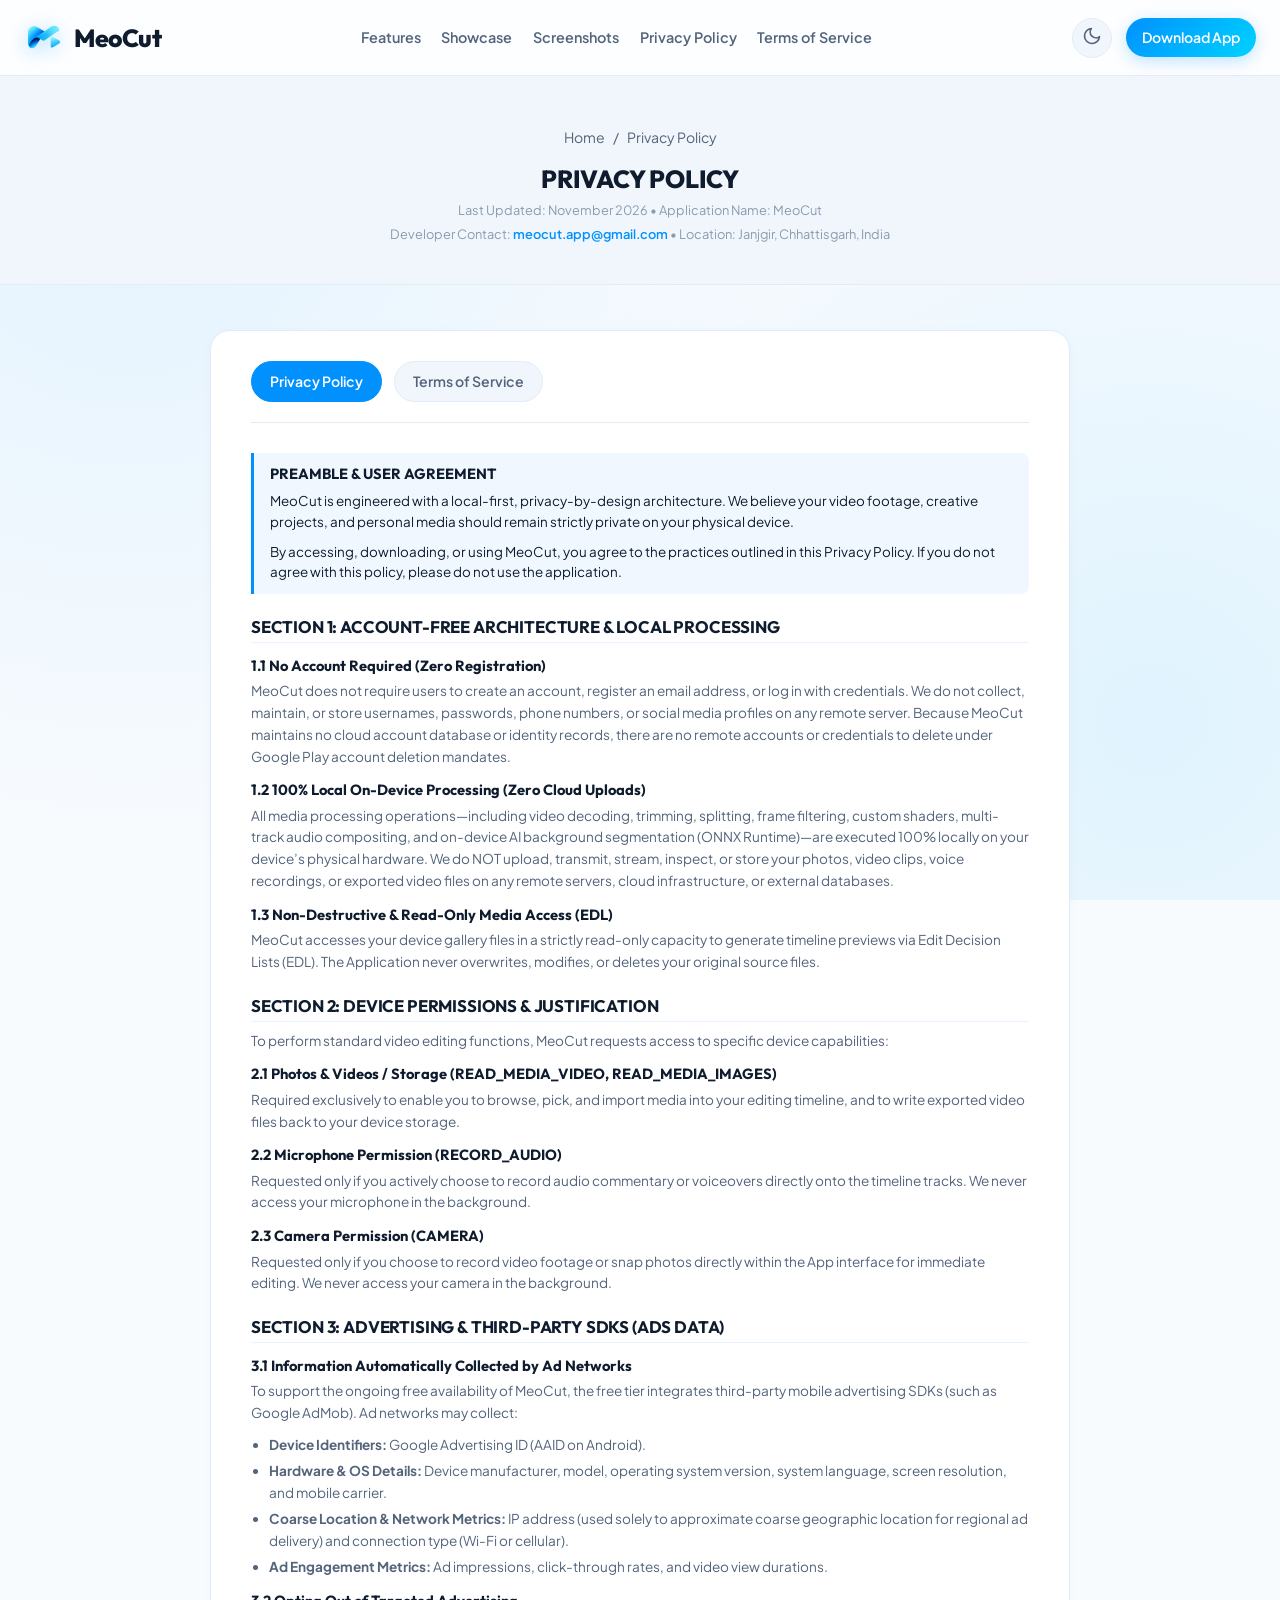
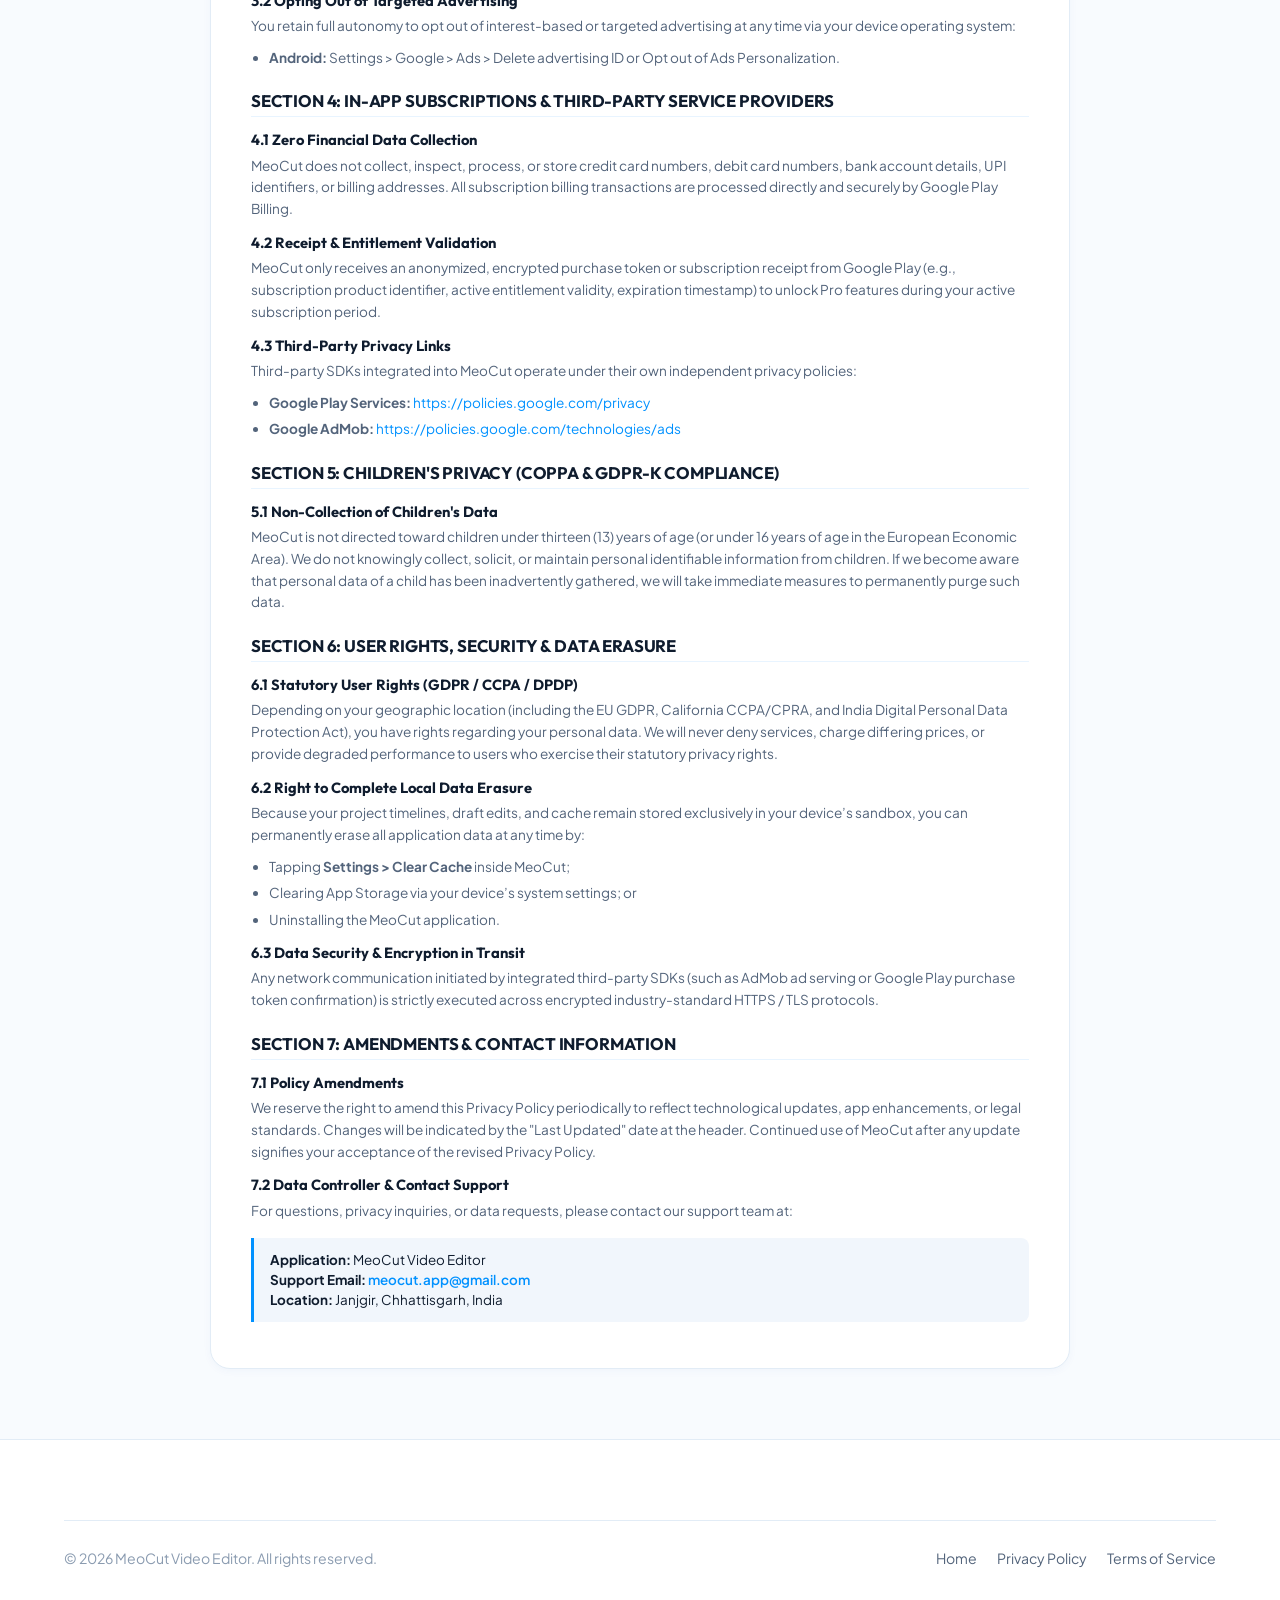
<file: privacy-policy.html>
<!DOCTYPE html>
<html lang="en">
<head>
  <meta charset="UTF-8">
  <meta name="viewport" content="width=device-width, initial-scale=1.0">
  <title>Privacy Policy — MeoCut Video Editor</title>
  <meta name="description" content="Official Privacy Policy for MeoCut Video Editor. Local-first, privacy-by-design video editing application.">
  <link rel="icon" type="image/png" href="assets/images/logo.png">
  <link rel="stylesheet" href="assets/css/style.css">
</head>
<body>

  <!-- Site Header -->
  <header class="site-header">
    <div class="container nav-container">
      <a href="index.html" class="brand-logo" aria-label="MeoCut Home">
        <img src="assets/images/logo.png" alt="MeoCut Logo">
        <span>MeoCut</span>
      </a>

      <nav class="nav-links" id="navLinks">
        <a href="index.html#features" class="nav-link">Features</a>
        <a href="index.html#showcase" class="nav-link">Showcase</a>
        <a href="index.html#gallery" class="nav-link">Screenshots</a>
        <a href="privacy.html" class="nav-link active">Privacy Policy</a>
        <a href="terms.html" class="nav-link">Terms of Service</a>
      </nav>

      <div class="nav-actions">
        <button class="theme-toggle-btn" id="themeToggleBtn" aria-label="Toggle Theme" title="Toggle Light / Dark Mode">
          <span id="themeIcon">
            <svg xmlns="http://www.w3.org/2000/svg" viewBox="0 0 24 24" fill="none" stroke="currentColor" stroke-width="2" stroke-linecap="round" stroke-linejoin="round"><path d="M21 12.79A9 9 0 1 1 11.21 3 7 7 0 0 0 21 12.79z"></path></svg>
          </span>
        </button>

        <a href="index.html#download" class="btn btn-primary btn-sm">
          <span>Download App</span>
        </a>

        <button class="mobile-menu-btn" id="mobileMenuBtn" aria-label="Toggle Menu">
          <svg xmlns="http://www.w3.org/2000/svg" viewBox="0 0 24 24" fill="none" stroke="currentColor" stroke-width="2" stroke-linecap="round" stroke-linejoin="round"><line x1="3" y1="12" x2="21" y2="12"></line><line x1="3" y1="6" x2="21" y2="6"></line><line x1="3" y1="18" x2="21" y2="18"></line></svg>
        </button>
      </div>
    </div>
  </header>

  <!-- Page Header -->
  <section class="legal-page-header">
    <div class="container">
      <div class="breadcrumbs">
        <a href="index.html">Home</a>
        <span>/</span>
        <span>Privacy Policy</span>
      </div>
      <h1 class="legal-page-title">PRIVACY POLICY</h1>
      <p class="legal-meta">Last Updated: November 2026 • Application Name: MeoCut</p>
      <p class="legal-meta" style="margin-top: 4px;">Developer Contact: <a href="mailto:meocut.app@gmail.com" style="color:var(--primary); font-weight:600;">meocut.app@gmail.com</a> • Location: Janjgir, Chhattisgarh, India</p>
    </div>
  </section>

  <!-- Legal Content Section -->
  <section class="legal-content-section">
    <div class="container legal-container">
      <div class="legal-nav-pill-row">
        <a href="privacy-policy.html" class="legal-nav-pill active">Privacy Policy</a>
        <a href="terms-of-service.html" class="legal-nav-pill">Terms of Service</a>
      </div>

      <div class="legal-body">
        <!-- Preamble -->
        <div class="legal-notice-box">
          <h3 style="margin-top:0; margin-bottom:8px; color:var(--text-main);">PREAMBLE &amp; USER AGREEMENT</h3>
          <p>
            MeoCut is engineered with a local-first, privacy-by-design architecture. We believe your video footage, creative projects, and personal media should remain strictly private on your physical device.
          </p>
          <p style="margin-top:10px; margin-bottom:0;">
            By accessing, downloading, or using MeoCut, you agree to the practices outlined in this Privacy Policy. If you do not agree with this policy, please do not use the application.
          </p>
        </div>

        <!-- Section 1 -->
        <h2 id="data-safety">SECTION 1: ACCOUNT-FREE ARCHITECTURE &amp; LOCAL PROCESSING</h2>
        
        <h3>1.1 No Account Required (Zero Registration)</h3>
        <p>
          MeoCut does not require users to create an account, register an email address, or log in with credentials. We do not collect, maintain, or store usernames, passwords, phone numbers, or social media profiles on any remote server. Because MeoCut maintains no cloud account database or identity records, there are no remote accounts or credentials to delete under Google Play account deletion mandates.
        </p>

        <h3>1.2 100% Local On-Device Processing (Zero Cloud Uploads)</h3>
        <p>
          All media processing operations—including video decoding, trimming, splitting, frame filtering, custom shaders, multi-track audio compositing, and on-device AI background segmentation (ONNX Runtime)—are executed 100% locally on your device’s physical hardware. We do NOT upload, transmit, stream, inspect, or store your photos, video clips, voice recordings, or exported video files on any remote servers, cloud infrastructure, or external databases.
        </p>

        <h3>1.3 Non-Destructive &amp; Read-Only Media Access (EDL)</h3>
        <p>
          MeoCut accesses your device gallery files in a strictly read-only capacity to generate timeline previews via Edit Decision Lists (EDL). The Application never overwrites, modifies, or deletes your original source files.
        </p>

        <!-- Section 2 -->
        <h2 id="permissions">SECTION 2: DEVICE PERMISSIONS &amp; JUSTIFICATION</h2>
        <p>
          To perform standard video editing functions, MeoCut requests access to specific device capabilities:
        </p>

        <h3>2.1 Photos &amp; Videos / Storage (READ_MEDIA_VIDEO, READ_MEDIA_IMAGES)</h3>
        <p>
          Required exclusively to enable you to browse, pick, and import media into your editing timeline, and to write exported video files back to your device storage.
        </p>

        <h3>2.2 Microphone Permission (RECORD_AUDIO)</h3>
        <p>
          Requested only if you actively choose to record audio commentary or voiceovers directly onto the timeline tracks. We never access your microphone in the background.
        </p>

        <h3>2.3 Camera Permission (CAMERA)</h3>
        <p>
          Requested only if you choose to record video footage or snap photos directly within the App interface for immediate editing. We never access your camera in the background.
        </p>

        <!-- Section 3 -->
        <h2>SECTION 3: ADVERTISING &amp; THIRD-PARTY SDKS (ADS DATA)</h2>

        <h3>3.1 Information Automatically Collected by Ad Networks</h3>
        <p>
          To support the ongoing free availability of MeoCut, the free tier integrates third-party mobile advertising SDKs (such as Google AdMob). Ad networks may collect:
        </p>
        <ul>
          <li><strong>Device Identifiers:</strong> Google Advertising ID (AAID on Android).</li>
          <li><strong>Hardware &amp; OS Details:</strong> Device manufacturer, model, operating system version, system language, screen resolution, and mobile carrier.</li>
          <li><strong>Coarse Location &amp; Network Metrics:</strong> IP address (used solely to approximate coarse geographic location for regional ad delivery) and connection type (Wi-Fi or cellular).</li>
          <li><strong>Ad Engagement Metrics:</strong> Ad impressions, click-through rates, and video view durations.</li>
        </ul>

        <h3>3.2 Opting Out of Targeted Advertising</h3>
        <p>
          You retain full autonomy to opt out of interest-based or targeted advertising at any time via your device operating system:
        </p>
        <ul>
          <li><strong>Android:</strong> Settings &gt; Google &gt; Ads &gt; Delete advertising ID or Opt out of Ads Personalization.</li>
        </ul>

        <!-- Section 4 -->
        <h2>SECTION 4: IN-APP SUBSCRIPTIONS &amp; THIRD-PARTY SERVICE PROVIDERS</h2>

        <h3>4.1 Zero Financial Data Collection</h3>
        <p>
          MeoCut does not collect, inspect, process, or store credit card numbers, debit card numbers, bank account details, UPI identifiers, or billing addresses. All subscription billing transactions are processed directly and securely by Google Play Billing.
        </p>

        <h3>4.2 Receipt &amp; Entitlement Validation</h3>
        <p>
          MeoCut only receives an anonymized, encrypted purchase token or subscription receipt from Google Play (e.g., subscription product identifier, active entitlement validity, expiration timestamp) to unlock Pro features during your active subscription period.
        </p>

        <h3>4.3 Third-Party Privacy Links</h3>
        <p>
          Third-party SDKs integrated into MeoCut operate under their own independent privacy policies:
        </p>
        <ul>
          <li><strong>Google Play Services:</strong> <a href="https://policies.google.com/privacy" target="_blank" rel="noopener noreferrer" style="color:var(--primary); word-break:break-all;">https://policies.google.com/privacy</a></li>
          <li><strong>Google AdMob:</strong> <a href="https://policies.google.com/technologies/ads" target="_blank" rel="noopener noreferrer" style="color:var(--primary); word-break:break-all;">https://policies.google.com/technologies/ads</a></li>
        </ul>

        <!-- Section 5 -->
        <h2>SECTION 5: CHILDREN'S PRIVACY (COPPA &amp; GDPR-K COMPLIANCE)</h2>

        <h3>5.1 Non-Collection of Children's Data</h3>
        <p>
          MeoCut is not directed toward children under thirteen (13) years of age (or under 16 years of age in the European Economic Area). We do not knowingly collect, solicit, or maintain personal identifiable information from children. If we become aware that personal data of a child has been inadvertently gathered, we will take immediate measures to permanently purge such data.
        </p>

        <!-- Section 6 -->
        <h2>SECTION 6: USER RIGHTS, SECURITY &amp; DATA ERASURE</h2>

        <h3>6.1 Statutory User Rights (GDPR / CCPA / DPDP)</h3>
        <p>
          Depending on your geographic location (including the EU GDPR, California CCPA/CPRA, and India Digital Personal Data Protection Act), you have rights regarding your personal data. We will never deny services, charge differing prices, or provide degraded performance to users who exercise their statutory privacy rights.
        </p>

        <h3>6.2 Right to Complete Local Data Erasure</h3>
        <p>
          Because your project timelines, draft edits, and cache remain stored exclusively in your device’s sandbox, you can permanently erase all application data at any time by:
        </p>
        <ol>
          <li>Tapping <strong>Settings &gt; Clear Cache</strong> inside MeoCut;</li>
          <li>Clearing App Storage via your device’s system settings; or</li>
          <li>Uninstalling the MeoCut application.</li>
        </ol>

        <h3>6.3 Data Security &amp; Encryption in Transit</h3>
        <p>
          Any network communication initiated by integrated third-party SDKs (such as AdMob ad serving or Google Play purchase token confirmation) is strictly executed across encrypted industry-standard HTTPS / TLS protocols.
        </p>

        <!-- Section 7 -->
        <h2>SECTION 7: AMENDMENTS &amp; CONTACT INFORMATION</h2>

        <h3>7.1 Policy Amendments</h3>
        <p>
          We reserve the right to amend this Privacy Policy periodically to reflect technological updates, app enhancements, or legal standards. Changes will be indicated by the "Last Updated" date at the header. Continued use of MeoCut after any update signifies your acceptance of the revised Privacy Policy.
        </p>

        <h3>7.2 Data Controller &amp; Contact Support</h3>
        <p>
          For questions, privacy inquiries, or data requests, please contact our support team at:
        </p>
        <div class="legal-notice-box" style="background:var(--bg-surface-alt); border-left-color:var(--primary);">
          <p><strong>Application:</strong> MeoCut Video Editor</p>
          <p><strong>Support Email:</strong> <a href="mailto:meocut.app@gmail.com" style="color:var(--primary); font-weight:600;">meocut.app@gmail.com</a></p>
          <p><strong>Location:</strong> Janjgir, Chhattisgarh, India</p>
        </div>
      </div>
    </div>
  </section>

  <!-- Footer -->
  <footer class="site-footer">
    <div class="container">
      <div class="footer-bottom">
        <div>© 2026 MeoCut Video Editor. All rights reserved.</div>
        <div class="footer-bottom-links">
          <a href="index.html">Home</a>
          <a href="privacy.html">Privacy Policy</a>
          <a href="terms.html">Terms of Service</a>
        </div>
      </div>
    </div>
  </footer>

  <script src="assets/js/main.js"></script>
</body>
</html>
</file>
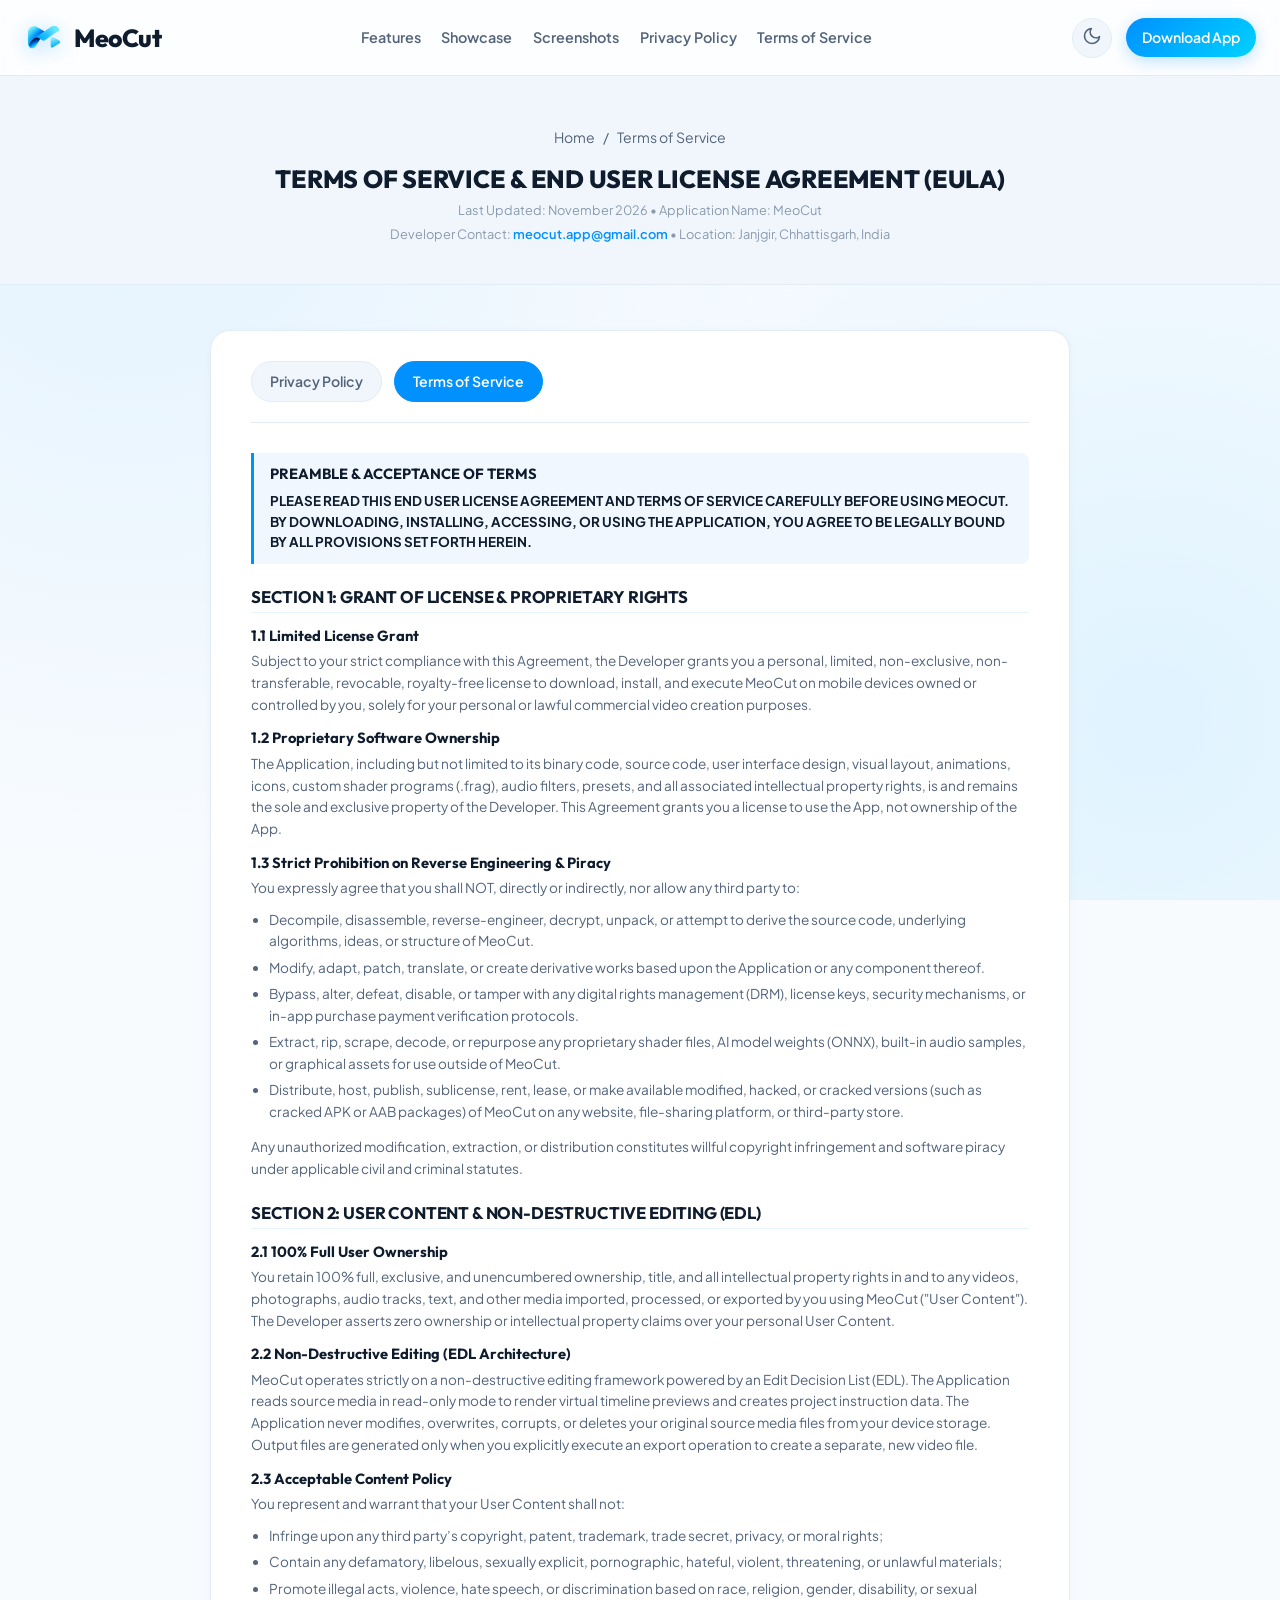
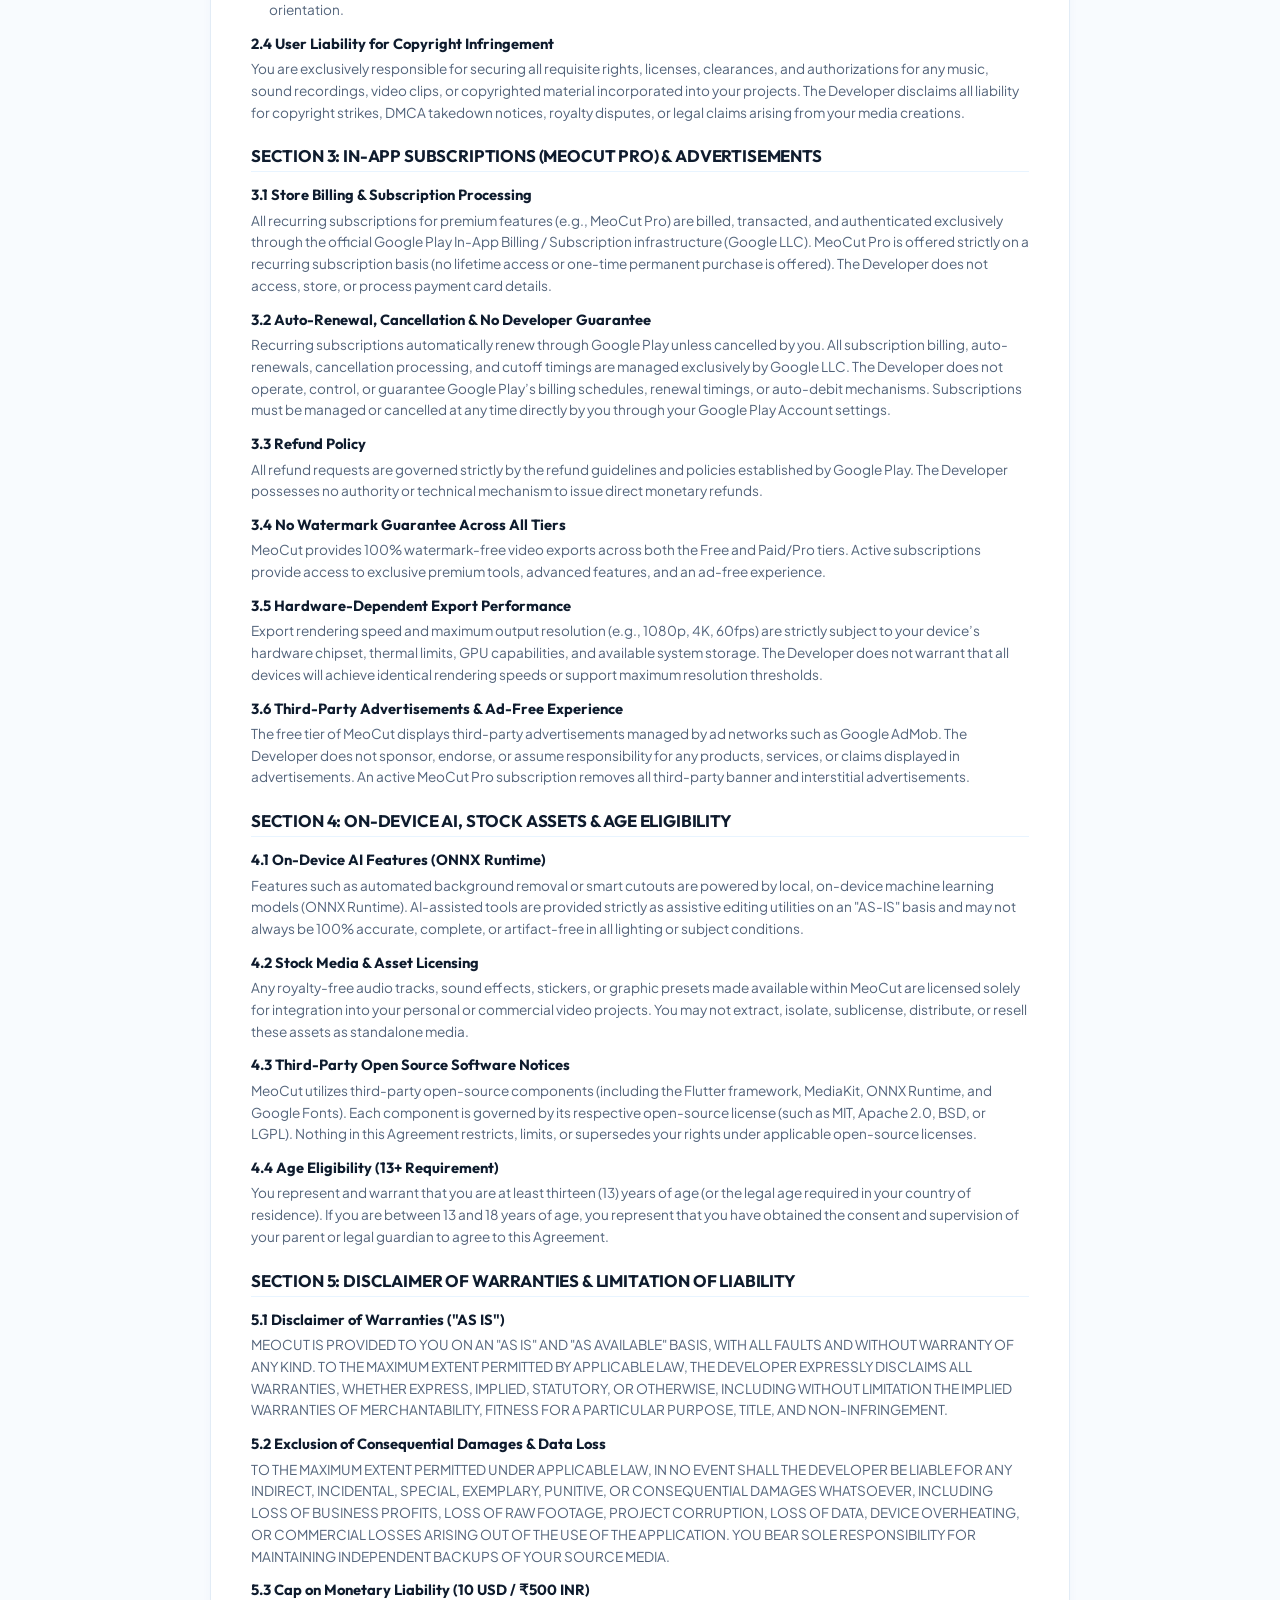
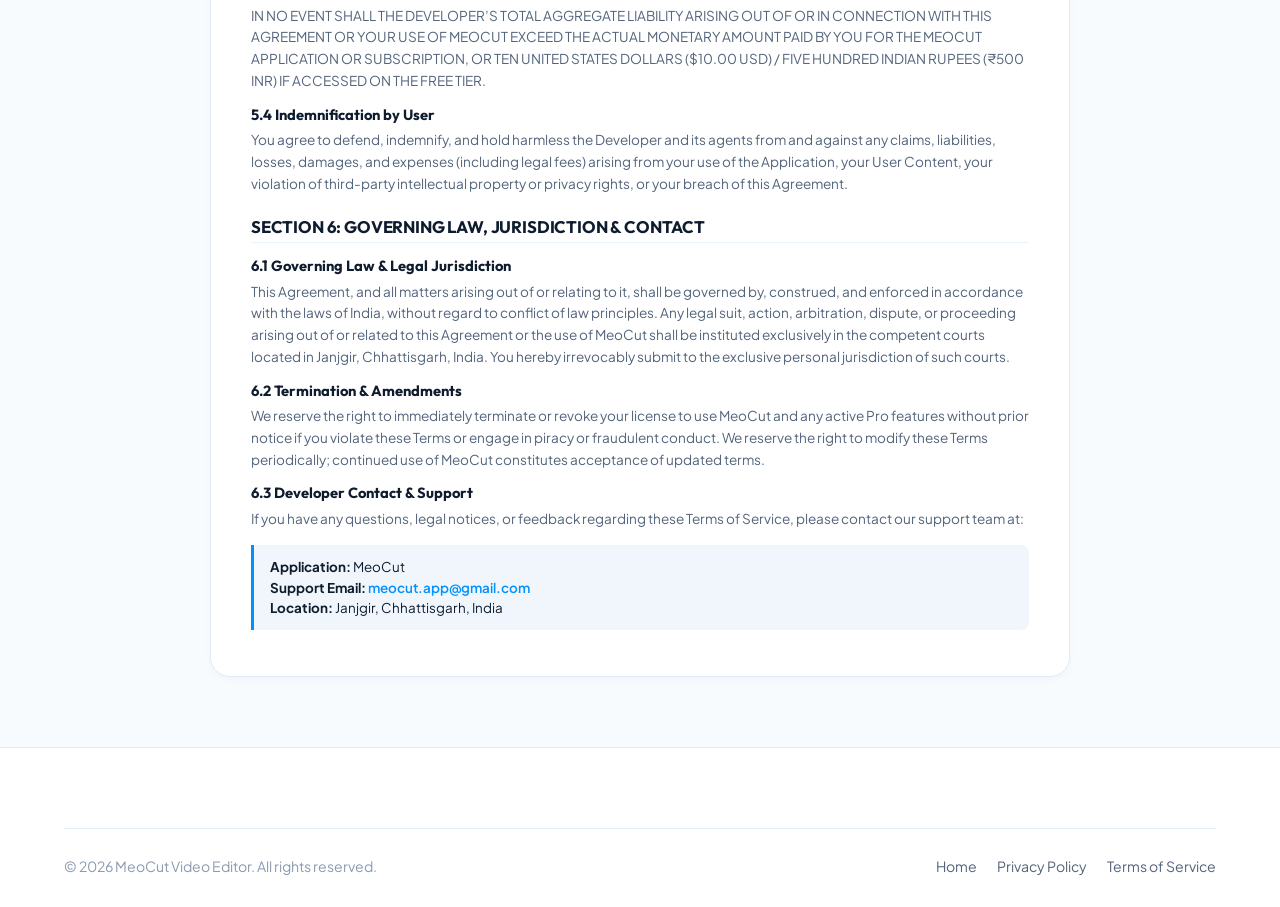
<file: terms-of-service.html>
<!DOCTYPE html>
<html lang="en">
<head>
  <meta charset="UTF-8">
  <meta name="viewport" content="width=device-width, initial-scale=1.0">
  <title>Terms of Service &amp; End User License Agreement (EULA) — MeoCut Video Editor</title>
  <meta name="description" content="Official Terms of Service and End User License Agreement (EULA) for MeoCut Video Editor.">
  <link rel="icon" type="image/png" href="assets/images/logo.png">
  <link rel="stylesheet" href="assets/css/style.css">
</head>
<body>

  <!-- Site Header -->
  <header class="site-header">
    <div class="container nav-container">
      <a href="index.html" class="brand-logo" aria-label="MeoCut Home">
        <img src="assets/images/logo.png" alt="MeoCut Logo">
        <span>MeoCut</span>
      </a>

      <nav class="nav-links" id="navLinks">
        <a href="index.html#features" class="nav-link">Features</a>
        <a href="index.html#showcase" class="nav-link">Showcase</a>
        <a href="index.html#gallery" class="nav-link">Screenshots</a>
        <a href="privacy.html" class="nav-link">Privacy Policy</a>
        <a href="terms.html" class="nav-link active">Terms of Service</a>
      </nav>

      <div class="nav-actions">
        <button class="theme-toggle-btn" id="themeToggleBtn" aria-label="Toggle Theme" title="Toggle Light / Dark Mode">
          <span id="themeIcon">
            <svg xmlns="http://www.w3.org/2000/svg" viewBox="0 0 24 24" fill="none" stroke="currentColor" stroke-width="2" stroke-linecap="round" stroke-linejoin="round"><path d="M21 12.79A9 9 0 1 1 11.21 3 7 7 0 0 0 21 12.79z"></path></svg>
          </span>
        </button>

        <a href="index.html#download" class="btn btn-primary btn-sm">
          <span>Download App</span>
        </a>

        <button class="mobile-menu-btn" id="mobileMenuBtn" aria-label="Toggle Menu">
          <svg xmlns="http://www.w3.org/2000/svg" viewBox="0 0 24 24" fill="none" stroke="currentColor" stroke-width="2" stroke-linecap="round" stroke-linejoin="round"><line x1="3" y1="12" x2="21" y2="12"></line><line x1="3" y1="6" x2="21" y2="6"></line><line x1="3" y1="18" x2="21" y2="18"></line></svg>
        </button>
      </div>
    </div>
  </header>

  <!-- Page Header -->
  <section class="legal-page-header">
    <div class="container">
      <div class="breadcrumbs">
        <a href="index.html">Home</a>
        <span>/</span>
        <span>Terms of Service</span>
      </div>
      <h1 class="legal-page-title">TERMS OF SERVICE &amp; END USER LICENSE AGREEMENT (EULA)</h1>
      <p class="legal-meta">Last Updated: November 2026 • Application Name: MeoCut</p>
      <p class="legal-meta" style="margin-top: 4px;">Developer Contact: <a href="mailto:meocut.app@gmail.com" style="color:var(--primary); font-weight:600;">meocut.app@gmail.com</a> • Location: Janjgir, Chhattisgarh, India</p>
    </div>
  </section>

  <!-- Legal Content Section -->
  <section class="legal-content-section">
    <div class="container legal-container">
      <div class="legal-nav-pill-row">
        <a href="privacy.html" class="legal-nav-pill">Privacy Policy</a>
        <a href="terms.html" class="legal-nav-pill active">Terms of Service</a>
      </div>

      <div class="legal-body">
        <!-- Preamble -->
        <div class="legal-notice-box">
          <h3 style="margin-top:0; margin-bottom:8px; color:var(--text-main);">PREAMBLE &amp; ACCEPTANCE OF TERMS</h3>
          <p style="margin-bottom:0;">
            <strong>PLEASE READ THIS END USER LICENSE AGREEMENT AND TERMS OF SERVICE CAREFULLY BEFORE USING MEOCUT. BY DOWNLOADING, INSTALLING, ACCESSING, OR USING THE APPLICATION, YOU AGREE TO BE LEGALLY BOUND BY ALL PROVISIONS SET FORTH HEREIN.</strong>
          </p>
        </div>

        <!-- Section 1 -->
        <h2>SECTION 1: GRANT OF LICENSE &amp; PROPRIETARY RIGHTS</h2>

        <h3>1.1 Limited License Grant</h3>
        <p>
          Subject to your strict compliance with this Agreement, the Developer grants you a personal, limited, non-exclusive, non-transferable, revocable, royalty-free license to download, install, and execute MeoCut on mobile devices owned or controlled by you, solely for your personal or lawful commercial video creation purposes.
        </p>

        <h3>1.2 Proprietary Software Ownership</h3>
        <p>
          The Application, including but not limited to its binary code, source code, user interface design, visual layout, animations, icons, custom shader programs (.frag), audio filters, presets, and all associated intellectual property rights, is and remains the sole and exclusive property of the Developer. This Agreement grants you a license to use the App, not ownership of the App.
        </p>

        <h3>1.3 Strict Prohibition on Reverse Engineering &amp; Piracy</h3>
        <p>You expressly agree that you shall NOT, directly or indirectly, nor allow any third party to:</p>
        <ul>
          <li>Decompile, disassemble, reverse-engineer, decrypt, unpack, or attempt to derive the source code, underlying algorithms, ideas, or structure of MeoCut.</li>
          <li>Modify, adapt, patch, translate, or create derivative works based upon the Application or any component thereof.</li>
          <li>Bypass, alter, defeat, disable, or tamper with any digital rights management (DRM), license keys, security mechanisms, or in-app purchase payment verification protocols.</li>
          <li>Extract, rip, scrape, decode, or repurpose any proprietary shader files, AI model weights (ONNX), built-in audio samples, or graphical assets for use outside of MeoCut.</li>
          <li>Distribute, host, publish, sublicense, rent, lease, or make available modified, hacked, or cracked versions (such as cracked APK or AAB packages) of MeoCut on any website, file-sharing platform, or third-party store.</li>
        </ul>
        <p>
          Any unauthorized modification, extraction, or distribution constitutes willful copyright infringement and software piracy under applicable civil and criminal statutes.
        </p>

        <!-- Section 2 -->
        <h2 id="intellectual-property">SECTION 2: USER CONTENT &amp; NON-DESTRUCTIVE EDITING (EDL)</h2>

        <h3>2.1 100% Full User Ownership</h3>
        <p>
          You retain 100% full, exclusive, and unencumbered ownership, title, and all intellectual property rights in and to any videos, photographs, audio tracks, text, and other media imported, processed, or exported by you using MeoCut ("User Content"). The Developer asserts zero ownership or intellectual property claims over your personal User Content.
        </p>

        <h3>2.2 Non-Destructive Editing (EDL Architecture)</h3>
        <p>
          MeoCut operates strictly on a non-destructive editing framework powered by an Edit Decision List (EDL). The Application reads source media in read-only mode to render virtual timeline previews and creates project instruction data. The Application never modifies, overwrites, corrupts, or deletes your original source media files from your device storage. Output files are generated only when you explicitly execute an export operation to create a separate, new video file.
        </p>

        <h3>2.3 Acceptable Content Policy</h3>
        <p>You represent and warrant that your User Content shall not:</p>
        <ul>
          <li>Infringe upon any third party’s copyright, patent, trademark, trade secret, privacy, or moral rights;</li>
          <li>Contain any defamatory, libelous, sexually explicit, pornographic, hateful, violent, threatening, or unlawful materials;</li>
          <li>Promote illegal acts, violence, hate speech, or discrimination based on race, religion, gender, disability, or sexual orientation.</li>
        </ul>

        <h3>2.4 User Liability for Copyright Infringement</h3>
        <p>
          You are exclusively responsible for securing all requisite rights, licenses, clearances, and authorizations for any music, sound recordings, video clips, or copyrighted material incorporated into your projects. The Developer disclaims all liability for copyright strikes, DMCA takedown notices, royalty disputes, or legal claims arising from your media creations.
        </p>

        <!-- Section 3 -->
        <h2>SECTION 3: IN-APP SUBSCRIPTIONS (MEOCUT PRO) &amp; ADVERTISEMENTS</h2>

        <h3>3.1 Store Billing &amp; Subscription Processing</h3>
        <p>
          All recurring subscriptions for premium features (e.g., MeoCut Pro) are billed, transacted, and authenticated exclusively through the official Google Play In-App Billing / Subscription infrastructure (Google LLC). MeoCut Pro is offered strictly on a recurring subscription basis (no lifetime access or one-time permanent purchase is offered). The Developer does not access, store, or process payment card details.
        </p>

        <h3>3.2 Auto-Renewal, Cancellation &amp; No Developer Guarantee</h3>
        <p>
          Recurring subscriptions automatically renew through Google Play unless cancelled by you. All subscription billing, auto-renewals, cancellation processing, and cutoff timings are managed exclusively by Google LLC. The Developer does not operate, control, or guarantee Google Play’s billing schedules, renewal timings, or auto-debit mechanisms. Subscriptions must be managed or cancelled at any time directly by you through your Google Play Account settings.
        </p>

        <h3>3.3 Refund Policy</h3>
        <p>
          All refund requests are governed strictly by the refund guidelines and policies established by Google Play. The Developer possesses no authority or technical mechanism to issue direct monetary refunds.
        </p>

        <h3>3.4 No Watermark Guarantee Across All Tiers</h3>
        <p>
          MeoCut provides 100% watermark-free video exports across both the Free and Paid/Pro tiers. Active subscriptions provide access to exclusive premium tools, advanced features, and an ad-free experience.
        </p>

        <h3>3.5 Hardware-Dependent Export Performance</h3>
        <p>
          Export rendering speed and maximum output resolution (e.g., 1080p, 4K, 60fps) are strictly subject to your device’s hardware chipset, thermal limits, GPU capabilities, and available system storage. The Developer does not warrant that all devices will achieve identical rendering speeds or support maximum resolution thresholds.
        </p>

        <h3>3.6 Third-Party Advertisements &amp; Ad-Free Experience</h3>
        <p>
          The free tier of MeoCut displays third-party advertisements managed by ad networks such as Google AdMob. The Developer does not sponsor, endorse, or assume responsibility for any products, services, or claims displayed in advertisements. An active MeoCut Pro subscription removes all third-party banner and interstitial advertisements.
        </p>

        <!-- Section 4 -->
        <h2>SECTION 4: ON-DEVICE AI, STOCK ASSETS &amp; AGE ELIGIBILITY</h2>

        <h3>4.1 On-Device AI Features (ONNX Runtime)</h3>
        <p>
          Features such as automated background removal or smart cutouts are powered by local, on-device machine learning models (ONNX Runtime). AI-assisted tools are provided strictly as assistive editing utilities on an "AS-IS" basis and may not always be 100% accurate, complete, or artifact-free in all lighting or subject conditions.
        </p>

        <h3>4.2 Stock Media &amp; Asset Licensing</h3>
        <p>
          Any royalty-free audio tracks, sound effects, stickers, or graphic presets made available within MeoCut are licensed solely for integration into your personal or commercial video projects. You may not extract, isolate, sublicense, distribute, or resell these assets as standalone media.
        </p>

        <h3>4.3 Third-Party Open Source Software Notices</h3>
        <p>
          MeoCut utilizes third-party open-source components (including the Flutter framework, MediaKit, ONNX Runtime, and Google Fonts). Each component is governed by its respective open-source license (such as MIT, Apache 2.0, BSD, or LGPL). Nothing in this Agreement restricts, limits, or supersedes your rights under applicable open-source licenses.
        </p>

        <h3>4.4 Age Eligibility (13+ Requirement)</h3>
        <p>
          You represent and warrant that you are at least thirteen (13) years of age (or the legal age required in your country of residence). If you are between 13 and 18 years of age, you represent that you have obtained the consent and supervision of your parent or legal guardian to agree to this Agreement.
        </p>

        <!-- Section 5 -->
        <h2>SECTION 5: DISCLAIMER OF WARRANTIES &amp; LIMITATION OF LIABILITY</h2>

        <h3>5.1 Disclaimer of Warranties ("AS IS")</h3>
        <p>
          MEOCUT IS PROVIDED TO YOU ON AN "AS IS" AND "AS AVAILABLE" BASIS, WITH ALL FAULTS AND WITHOUT WARRANTY OF ANY KIND. TO THE MAXIMUM EXTENT PERMITTED BY APPLICABLE LAW, THE DEVELOPER EXPRESSLY DISCLAIMS ALL WARRANTIES, WHETHER EXPRESS, IMPLIED, STATUTORY, OR OTHERWISE, INCLUDING WITHOUT LIMITATION THE IMPLIED WARRANTIES OF MERCHANTABILITY, FITNESS FOR A PARTICULAR PURPOSE, TITLE, AND NON-INFRINGEMENT.
        </p>

        <h3>5.2 Exclusion of Consequential Damages &amp; Data Loss</h3>
        <p>
          TO THE MAXIMUM EXTENT PERMITTED UNDER APPLICABLE LAW, IN NO EVENT SHALL THE DEVELOPER BE LIABLE FOR ANY INDIRECT, INCIDENTAL, SPECIAL, EXEMPLARY, PUNITIVE, OR CONSEQUENTIAL DAMAGES WHATSOEVER, INCLUDING LOSS OF BUSINESS PROFITS, LOSS OF RAW FOOTAGE, PROJECT CORRUPTION, LOSS OF DATA, DEVICE OVERHEATING, OR COMMERCIAL LOSSES ARISING OUT OF THE USE OF THE APPLICATION. YOU BEAR SOLE RESPONSIBILITY FOR MAINTAINING INDEPENDENT BACKUPS OF YOUR SOURCE MEDIA.
        </p>

        <h3>5.3 Cap on Monetary Liability (10 USD / ₹500 INR)</h3>
        <p>
          IN NO EVENT SHALL THE DEVELOPER’S TOTAL AGGREGATE LIABILITY ARISING OUT OF OR IN CONNECTION WITH THIS AGREEMENT OR YOUR USE OF MEOCUT EXCEED THE ACTUAL MONETARY AMOUNT PAID BY YOU FOR THE MEOCUT APPLICATION OR SUBSCRIPTION, OR TEN UNITED STATES DOLLARS ($10.00 USD) / FIVE HUNDRED INDIAN RUPEES (₹500 INR) IF ACCESSED ON THE FREE TIER.
        </p>

        <h3>5.4 Indemnification by User</h3>
        <p>
          You agree to defend, indemnify, and hold harmless the Developer and its agents from and against any claims, liabilities, losses, damages, and expenses (including legal fees) arising from your use of the Application, your User Content, your violation of third-party intellectual property or privacy rights, or your breach of this Agreement.
        </p>

        <!-- Section 6 -->
        <h2>SECTION 6: GOVERNING LAW, JURISDICTION &amp; CONTACT</h2>

        <h3>6.1 Governing Law &amp; Legal Jurisdiction</h3>
        <p>
          This Agreement, and all matters arising out of or relating to it, shall be governed by, construed, and enforced in accordance with the laws of India, without regard to conflict of law principles. Any legal suit, action, arbitration, dispute, or proceeding arising out of or related to this Agreement or the use of MeoCut shall be instituted exclusively in the competent courts located in Janjgir, Chhattisgarh, India. You hereby irrevocably submit to the exclusive personal jurisdiction of such courts.
        </p>

        <h3>6.2 Termination &amp; Amendments</h3>
        <p>
          We reserve the right to immediately terminate or revoke your license to use MeoCut and any active Pro features without prior notice if you violate these Terms or engage in piracy or fraudulent conduct. We reserve the right to modify these Terms periodically; continued use of MeoCut constitutes acceptance of updated terms.
        </p>

        <h3>6.3 Developer Contact &amp; Support</h3>
        <p>
          If you have any questions, legal notices, or feedback regarding these Terms of Service, please contact our support team at:
        </p>
        <div class="legal-notice-box" style="background:var(--bg-surface-alt); border-left-color:var(--primary);">
          <p><strong>Application:</strong> MeoCut</p>
          <p><strong>Support Email:</strong> <a href="mailto:meocut.app@gmail.com" style="color:var(--primary); font-weight:600;">meocut.app@gmail.com</a></p>
          <p><strong>Location:</strong> Janjgir, Chhattisgarh, India</p>
        </div>
      </div>
    </div>
  </section>

  <!-- Footer -->
  <footer class="site-footer">
    <div class="container">
      <div class="footer-bottom">
        <div>© 2026 MeoCut Video Editor. All rights reserved.</div>
        <div class="footer-bottom-links">
          <a href="index.html">Home</a>
          <a href="privacy.html">Privacy Policy</a>
          <a href="terms.html">Terms of Service</a>
        </div>
      </div>
    </div>
  </footer>

  <script src="assets/js/main.js"></script>
</body>
</html>
</file>
<file: assets/css/style.css>
/* ===================================================================
   MeoCut Video Editor - Official Website Stylesheet
   Clean, Modern, Sky Blue & Glassmorphism Aesthetic
   =================================================================== */

@import url('https://fonts.googleapis.com/css2?family=Plus+Jakarta+Sans:wght@300;400;500;600;700;800&family=Outfit:wght@400;500;600;700;800;900&display=swap');

:root {
  /* Brand Color Palette - Derived from MeoCut Logo & App UI */
  --primary: #0091ff;
  --primary-hover: #0077e6;
  --primary-light: #e8f4ff;
  --primary-tint: #f0f7ff;
  --primary-glow: rgba(0, 145, 255, 0.25);
  
  --secondary: #00d2ff;
  --accent: #2dd4bf;
  
  --gradient-brand: linear-gradient(135deg, #0091ff 0%, #00d2ff 100%);
  --gradient-text: linear-gradient(135deg, #0070f3 0%, #00c6ff 100%);
  --gradient-card: linear-gradient(180deg, rgba(255, 255, 255, 0.9) 0%, rgba(240, 248, 255, 0.6) 100%);
  --gradient-bg: radial-gradient(circle at 10% 20%, rgba(214, 238, 255, 0.6) 0%, rgba(255, 255, 255, 0) 50%),
                    radial-gradient(circle at 90% 80%, rgba(199, 235, 255, 0.5) 0%, rgba(255, 255, 255, 0) 50%);

  /* Neutrals & Surfaces - Light Mode (Default) */
  --bg-main: #f8fbfe;
  --bg-surface: #ffffff;
  --bg-surface-alt: #f1f6fc;
  --border-color: #e2ecf6;
  --border-focus: #0091ff;
  
  --text-main: #0f1c2e;
  --text-muted: #53647b;
  --text-light: #8a9bb0;
  
  --shadow-sm: 0 2px 8px rgba(0, 80, 180, 0.04);
  --shadow-md: 0 8px 24px rgba(0, 80, 180, 0.08);
  --shadow-lg: 0 16px 40px rgba(0, 80, 180, 0.12);
  --shadow-glow: 0 12px 32px rgba(0, 145, 255, 0.28);
  
  --radius-sm: 8px;
  --radius-md: 14px;
  --radius-lg: 20px;
  --radius-xl: 30px;
  --radius-full: 9999px;
  
  --header-height: 76px;
  --transition: all 0.28s cubic-bezier(0.16, 1, 0.3, 1);
}

/* Dark Mode (Matching MeoCut App Dark Mode Toggle) */
[data-theme="dark"] {
  --primary: #29a0ff;
  --primary-hover: #52b1ff;
  --primary-light: rgba(41, 160, 255, 0.14);
  --primary-tint: rgba(41, 160, 255, 0.08);
  --primary-glow: rgba(41, 160, 255, 0.35);

  --gradient-brand: linear-gradient(135deg, #0080ff 0%, #00c6ff 100%);
  --gradient-text: linear-gradient(135deg, #38bdf8 0%, #93c5fd 100%);
  --gradient-card: linear-gradient(180deg, rgba(23, 33, 49, 0.85) 0%, rgba(15, 23, 37, 0.95) 100%);
  --gradient-bg: radial-gradient(circle at 10% 20%, rgba(0, 145, 255, 0.12) 0%, rgba(10, 16, 26, 0) 50%),
                    radial-gradient(circle at 90% 80%, rgba(0, 210, 255, 0.1) 0%, rgba(10, 16, 26, 0) 50%);

  --bg-main: #0b111a;
  --bg-surface: #131c29;
  --bg-surface-alt: #1a2536;
  --border-color: #223247;
  --border-focus: #29a0ff;

  --text-main: #f0f6fc;
  --text-muted: #9bb0c7;
  --text-light: #627791;

  --shadow-sm: 0 2px 8px rgba(0, 0, 0, 0.3);
  --shadow-md: 0 8px 24px rgba(0, 0, 0, 0.45);
  --shadow-lg: 0 16px 40px rgba(0, 0, 0, 0.6);
  --shadow-glow: 0 12px 32px rgba(41, 160, 255, 0.35);
}

/* Base Resets */
*, *::before, *::after {
  box-sizing: border-box;
  margin: 0;
  padding: 0;
}

html {
  scroll-behavior: smooth;
  font-size: 16px;
}

body {
  font-family: 'Plus Jakarta Sans', -apple-system, BlinkMacSystemFont, 'Segoe UI', Roboto, sans-serif;
  background-color: var(--bg-main);
  background-image: var(--gradient-bg);
  background-attachment: fixed;
  color: var(--text-main);
  line-height: 1.6;
  overflow-x: hidden;
  transition: background-color 0.3s ease, color 0.3s ease;
}

h1, h2, h3, h4, h5, h6 {
  font-family: 'Outfit', sans-serif;
  color: var(--text-main);
  line-height: 1.25;
  font-weight: 700;
}

a {
  color: inherit;
  text-decoration: none;
  transition: var(--transition);
}

ul {
  list-style: none;
}

img {
  max-width: 100%;
  height: auto;
  display: block;
}

button {
  font-family: inherit;
  cursor: pointer;
  border: none;
  background: none;
  outline: none;
}

.container {
  max-width: 1200px;
  margin: 0 auto;
  padding: 0 24px;
}

.gradient-text {
  background: var(--gradient-text);
  -webkit-background-clip: text;
  -webkit-text-fill-color: transparent;
  display: inline-block;
}

/* ===================================================================
   Header & Navigation
   =================================================================== */
.site-header {
  position: fixed;
  top: 0;
  left: 0;
  right: 0;
  height: var(--header-height);
  background: rgba(255, 255, 255, 0.82);
  backdrop-filter: blur(14px);
  -webkit-backdrop-filter: blur(14px);
  border-bottom: 1px solid var(--border-color);
  z-index: 1000;
  transition: var(--transition);
}

[data-theme="dark"] .site-header {
  background: rgba(19, 28, 41, 0.85);
}

.site-header.scrolled {
  box-shadow: var(--shadow-sm);
  height: 68px;
}

.site-header .container {
  max-width: 1420px;
}

.nav-container {
  display: flex;
  align-items: center;
  justify-content: space-between;
  height: 100%;
  width: 100%;
}

.brand-logo {
  display: flex;
  align-items: center;
  gap: 12px;
  font-family: 'Outfit', sans-serif;
  font-size: 1.55rem;
  font-weight: 800;
  letter-spacing: -0.02em;
  color: var(--text-main);
  flex-shrink: 0;
}

.brand-logo img {
  width: 38px;
  height: 38px;
  object-fit: contain;
  filter: drop-shadow(0 4px 10px rgba(0, 145, 255, 0.3));
}

.brand-badge {
  font-size: 0.65rem;
  font-weight: 700;
  background: var(--primary-light);
  color: var(--primary);
  padding: 2px 8px;
  border-radius: var(--radius-full);
  margin-left: 2px;
  letter-spacing: 0.04em;
  text-transform: uppercase;
  border: 1px solid rgba(0, 145, 255, 0.2);
}

.nav-links {
  display: flex;
  align-items: center;
  gap: clamp(10px, 1.3vw, 20px);
}

.nav-link {
  font-size: 0.90rem;
  font-weight: 600;
  color: var(--text-muted);
  position: relative;
  padding: 6px 2px;
  white-space: nowrap;
}

.nav-link:hover,
.nav-link.active {
  color: var(--primary);
}

.nav-link::after {
  content: '';
  position: absolute;
  bottom: 0;
  left: 0;
  width: 0;
  height: 2px;
  background: var(--primary);
  border-radius: 2px;
  transition: var(--transition);
}

.nav-link:hover::after,
.nav-link.active::after {
  width: 100%;
}

.nav-actions {
  display: flex;
  align-items: center;
  gap: 14px;
}

/* Theme Toggle Button */
.theme-toggle-btn {
  width: 40px;
  height: 40px;
  border-radius: var(--radius-full);
  background: var(--bg-surface-alt);
  border: 1px solid var(--border-color);
  color: var(--text-muted);
  display: flex;
  align-items: center;
  justify-content: center;
  transition: var(--transition);
}

.theme-toggle-btn:hover {
  color: var(--primary);
  border-color: var(--primary);
  transform: rotate(15deg);
}

.theme-toggle-btn svg {
  width: 20px;
  height: 20px;
}

/* CTA Buttons */
.btn {
  display: inline-flex;
  align-items: center;
  justify-content: center;
  gap: 10px;
  font-size: 0.95rem;
  font-weight: 600;
  padding: 11px 22px;
  border-radius: var(--radius-full);
  transition: var(--transition);
  white-space: nowrap;
}

.btn-primary {
  background: var(--gradient-brand);
  color: #ffffff !important;
  box-shadow: 0 4px 16px var(--primary-glow);
}

.btn-primary:hover {
  transform: translateY(-2px);
  box-shadow: 0 8px 24px var(--primary-glow);
  filter: brightness(1.05);
}

.btn-outline {
  background: var(--bg-surface);
  color: var(--text-main);
  border: 1px solid var(--border-color);
  box-shadow: var(--shadow-sm);
}

.btn-outline:hover {
  border-color: var(--primary);
  color: var(--primary);
  transform: translateY(-2px);
}

.btn-sm {
  padding: 8px 16px;
  font-size: 0.88rem;
}

.btn-lg {
  padding: 14px 28px;
  font-size: 1.05rem;
}

/* Mobile Menu Button */
.mobile-menu-btn {
  display: none;
  width: 40px;
  height: 40px;
  border-radius: var(--radius-sm);
  background: var(--bg-surface-alt);
  border: 1px solid var(--border-color);
  color: var(--text-main);
  align-items: center;
  justify-content: center;
}

.mobile-menu-btn svg {
  width: 22px;
  height: 22px;
}

/* ===================================================================
   Hero Section
   =================================================================== */
.hero-section {
  padding: calc(var(--header-height) + 60px) 0 80px;
  position: relative;
  overflow: hidden;
}

.hero-glow-1 {
  position: absolute;
  top: 15%;
  left: 5%;
  width: 400px;
  height: 400px;
  background: radial-gradient(circle, rgba(0, 145, 255, 0.16) 0%, rgba(255, 255, 255, 0) 70%);
  pointer-events: none;
  filter: blur(50px);
  z-index: 0;
}

.hero-glow-2 {
  position: absolute;
  top: 35%;
  right: 5%;
  width: 480px;
  height: 480px;
  background: radial-gradient(circle, rgba(0, 210, 255, 0.14) 0%, rgba(255, 255, 255, 0) 70%);
  pointer-events: none;
  filter: blur(60px);
  z-index: 0;
}

.hero-grid {
  display: grid;
  grid-template-columns: 1.15fr 0.85fr;
  align-items: center;
  gap: 50px;
  position: relative;
  z-index: 1;
}

.hero-content {
  display: flex;
  flex-direction: column;
  gap: 24px;
}

.hero-pill {
  display: inline-flex;
  align-items: center;
  gap: 10px;
  background: var(--primary-light);
  color: var(--primary);
  border: 1px solid rgba(0, 145, 255, 0.25);
  padding: 6px 16px;
  border-radius: var(--radius-full);
  font-size: 0.88rem;
  font-weight: 600;
  width: fit-content;
  box-shadow: 0 2px 10px rgba(0, 145, 255, 0.1);
}

.hero-pill-pulse {
  width: 8px;
  height: 8px;
  background: var(--primary);
  border-radius: 50%;
  animation: pulse 1.8s infinite;
}

@keyframes pulse {
  0% { transform: scale(0.95); box-shadow: 0 0 0 0 rgba(0, 145, 255, 0.7); }
  70% { transform: scale(1.1); box-shadow: 0 0 0 8px rgba(0, 145, 255, 0); }
  100% { transform: scale(0.95); box-shadow: 0 0 0 0 rgba(0, 145, 255, 0); }
}

.hero-title {
  font-size: 3.5rem;
  letter-spacing: -0.03em;
  font-weight: 800;
}

.hero-subtitle {
  font-size: 1.2rem;
  color: var(--text-muted);
  line-height: 1.65;
  max-width: 560px;
}

.hero-cta-group {
  display: flex;
  flex-wrap: wrap;
  align-items: center;
  gap: 16px;
  margin-top: 6px;
}

.playstore-btn {
  display: inline-flex;
  align-items: center;
  gap: 14px;
  background: #0f1c2e;
  color: #ffffff;
  padding: 10px 22px;
  border-radius: var(--radius-md);
  border: 1px solid #23344a;
  transition: var(--transition);
  box-shadow: 0 8px 20px rgba(15, 28, 46, 0.25);
}

[data-theme="dark"] .playstore-btn {
  background: #182333;
  border-color: #2b3d56;
}

.playstore-btn:hover {
  transform: translateY(-3px);
  box-shadow: 0 12px 28px rgba(0, 145, 255, 0.3);
  border-color: var(--primary);
  color: #ffffff;
}

.playstore-btn svg {
  width: 28px;
  height: 28px;
}

.playstore-btn-text {
  display: flex;
  flex-direction: column;
  text-align: left;
}

.playstore-btn-text span:first-child {
  font-size: 0.7rem;
  letter-spacing: 0.06em;
  text-transform: uppercase;
  color: #9bb0c7;
}

.playstore-btn-text span:last-child {
  font-size: 1.15rem;
  font-weight: 700;
  line-height: 1.1;
  font-family: 'Outfit', sans-serif;
}

.hero-meta {
  display: flex;
  align-items: center;
  gap: 20px;
  font-size: 0.88rem;
  color: var(--text-muted);
}

.hero-meta-item {
  display: flex;
  align-items: center;
  gap: 6px;
}

.hero-meta-item svg {
  width: 16px;
  height: 16px;
  color: #10b981;
}

/* Hero Showcase Image & Floating Badges */
.hero-visual {
  position: relative;
  display: flex;
  justify-content: center;
  align-items: center;
}

.hero-phone-frame {
  position: relative;
  width: 310px;
  border-radius: 44px;
  padding: 10px;
  background: linear-gradient(135deg, rgba(255, 255, 255, 0.8), rgba(200, 225, 255, 0.5));
  box-shadow: 0 25px 60px -10px rgba(0, 100, 220, 0.25), 0 0 0 1px rgba(255, 255, 255, 0.7);
  backdrop-filter: blur(10px);
  transform: perspective(1000px) rotateY(-6deg) rotateX(4deg);
  transition: transform 0.5s cubic-bezier(0.16, 1, 0.3, 1);
}

[data-theme="dark"] .hero-phone-frame {
  background: linear-gradient(135deg, rgba(40, 56, 80, 0.8), rgba(20, 30, 45, 0.6));
  box-shadow: 0 25px 60px -10px rgba(0, 0, 0, 0.7), 0 0 0 1px rgba(255, 255, 255, 0.1);
}

.hero-phone-frame:hover {
  transform: perspective(1000px) rotateY(0deg) rotateX(0deg) scale(1.02);
}

.phone-screen-img {
  width: 100%;
  border-radius: 36px;
  overflow: hidden;
  box-shadow: 0 4px 15px rgba(0, 0, 0, 0.12);
}

/* Floating Feature Badges */
.floating-badge {
  position: absolute;
  background: rgba(255, 255, 255, 0.92);
  backdrop-filter: blur(16px);
  -webkit-backdrop-filter: blur(16px);
  padding: 12px 18px;
  border-radius: var(--radius-md);
  border: 1px solid rgba(255, 255, 255, 0.9);
  box-shadow: 0 14px 30px rgba(0, 80, 180, 0.14);
  display: flex;
  align-items: center;
  gap: 12px;
  font-size: 0.9rem;
  font-weight: 700;
  z-index: 2;
  animation: float 4s ease-in-out infinite;
}

[data-theme="dark"] .floating-badge {
  background: rgba(19, 28, 41, 0.92);
  border-color: rgba(255, 255, 255, 0.1);
  box-shadow: 0 14px 30px rgba(0, 0, 0, 0.5);
}

.badge-icon {
  width: 36px;
  height: 36px;
  border-radius: var(--radius-sm);
  background: var(--primary-light);
  color: var(--primary);
  display: flex;
  align-items: center;
  justify-content: center;
  font-size: 1.1rem;
}

.floating-badge.badge-top {
  top: 10%;
  left: -20px;
  animation-delay: 0s;
}

.floating-badge.badge-bottom {
  bottom: 12%;
  right: -25px;
  animation-delay: 2s;
}

@keyframes float {
  0%, 100% { transform: translateY(0px); }
  50% { transform: translateY(-10px); }
}

/* ===================================================================
   Key Highlights Bar / Trust Numbers
   =================================================================== */
.highlights-section {
  padding: 40px 0 60px;
}

.highlights-card {
  background: var(--bg-surface);
  border: 1px solid var(--border-color);
  border-radius: var(--radius-lg);
  padding: 30px 40px;
  display: grid;
  grid-template-columns: repeat(3, 1fr);
  gap: 24px;
  box-shadow: var(--shadow-sm);
}

.highlight-item {
  display: flex;
  align-items: center;
  gap: 16px;
}

.highlight-icon-wrap {
  width: 50px;
  height: 50px;
  border-radius: var(--radius-md);
  background: var(--primary-light);
  color: var(--primary);
  display: flex;
  align-items: center;
  justify-content: center;
  font-size: 1.4rem;
  flex-shrink: 0;
}

.highlight-content h4 {
  font-size: 1.1rem;
  font-weight: 700;
  margin-bottom: 2px;
}

.highlight-content p {
  font-size: 0.85rem;
  color: var(--text-muted);
}

/* ===================================================================
   Interactive Feature Showcase
   =================================================================== */
.showcase-section {
  padding: 90px 0;
  position: relative;
}

.section-header {
  text-align: center;
  max-width: 680px;
  margin: 0 auto 55px;
}

.section-tag {
  font-size: 0.82rem;
  font-weight: 700;
  text-transform: uppercase;
  letter-spacing: 0.08em;
  color: var(--primary);
  background: var(--primary-light);
  padding: 5px 14px;
  border-radius: var(--radius-full);
  display: inline-block;
  margin-bottom: 14px;
}

.section-title {
  font-size: 2.6rem;
  letter-spacing: -0.02em;
  margin-bottom: 16px;
}

.section-subtitle {
  font-size: 1.08rem;
  color: var(--text-muted);
}

/* Showcase Tabs */
.showcase-tabs {
  display: flex;
  justify-content: center;
  gap: 10px;
  margin-bottom: 45px;
  flex-wrap: wrap;
}

.showcase-tab-btn {
  padding: 12px 22px;
  border-radius: var(--radius-full);
  font-size: 0.95rem;
  font-weight: 600;
  color: var(--text-muted);
  background: var(--bg-surface);
  border: 1px solid var(--border-color);
  display: flex;
  align-items: center;
  gap: 8px;
  transition: var(--transition);
}

.showcase-tab-btn:hover {
  color: var(--primary);
  border-color: var(--primary);
}

.showcase-tab-btn.active {
  background: var(--gradient-brand);
  color: #ffffff;
  border-color: transparent;
  box-shadow: 0 4px 18px var(--primary-glow);
}

.showcase-display {
  background: var(--bg-surface);
  border: 1px solid var(--border-color);
  border-radius: var(--radius-xl);
  padding: 50px;
  box-shadow: var(--shadow-md);
  position: relative;
  overflow: hidden;
}

.tab-pane {
  display: none;
  grid-template-columns: 1fr 1fr;
  align-items: center;
  gap: 50px;
  animation: fadeIn 0.4s ease forwards;
}

.tab-pane.active {
  display: grid;
}

@keyframes fadeIn {
  from { opacity: 0; transform: translateY(12px); }
  to { opacity: 1; transform: translateY(0); }
}

.pane-content {
  display: flex;
  flex-direction: column;
  gap: 20px;
}

.pane-badge {
  display: inline-flex;
  align-items: center;
  gap: 8px;
  font-size: 0.85rem;
  font-weight: 700;
  color: var(--primary);
}

.pane-title {
  font-size: 2.1rem;
  line-height: 1.25;
}

.pane-desc {
  font-size: 1.05rem;
  color: var(--text-muted);
  line-height: 1.65;
}

.pane-feature-list {
  display: flex;
  flex-direction: column;
  gap: 12px;
  margin-top: 8px;
}

.pane-feature-list li {
  display: flex;
  align-items: flex-start;
  gap: 12px;
  font-size: 0.95rem;
  color: var(--text-main);
  font-weight: 500;
}

.pane-feature-list li svg {
  width: 20px;
  height: 20px;
  color: var(--primary);
  flex-shrink: 0;
  margin-top: 2px;
}

.pane-visual {
  display: flex;
  justify-content: center;
  align-items: center;
}

.pane-phone-wrap {
  width: 280px;
  border-radius: 40px;
  padding: 8px;
  background: linear-gradient(135deg, rgba(255, 255, 255, 0.9), rgba(180, 220, 255, 0.6));
  box-shadow: 0 20px 45px rgba(0, 110, 230, 0.18), 0 0 0 1px rgba(255, 255, 255, 0.8);
  cursor: pointer;
  transition: transform 0.35s ease;
}

[data-theme="dark"] .pane-phone-wrap {
  background: linear-gradient(135deg, rgba(35, 50, 75, 0.9), rgba(15, 25, 40, 0.7));
  box-shadow: 0 20px 45px rgba(0, 0, 0, 0.6);
}

.pane-phone-wrap:hover {
  transform: translateY(-8px) scale(1.02);
}

.pane-phone-wrap img {
  width: 100%;
  border-radius: 32px;
}

/* ===================================================================
   Features Grid (All Capabilities)
   =================================================================== */
.features-section {
  padding: 90px 0;
  background: var(--bg-surface-alt);
}

.features-grid {
  display: grid;
  grid-template-columns: repeat(3, 1fr);
  gap: 28px;
}

.feature-card {
  background: var(--bg-surface);
  border: 1px solid var(--border-color);
  border-radius: var(--radius-lg);
  padding: 36px 30px;
  transition: var(--transition);
  position: relative;
  display: flex;
  flex-direction: column;
  gap: 16px;
  box-shadow: var(--shadow-sm);
}

.feature-card:hover {
  transform: translateY(-6px);
  border-color: var(--primary);
  box-shadow: var(--shadow-md);
}

.feature-icon {
  width: 56px;
  height: 56px;
  border-radius: var(--radius-md);
  background: var(--primary-light);
  color: var(--primary);
  display: flex;
  align-items: center;
  justify-content: center;
}

.feature-icon svg {
  width: 28px;
  height: 28px;
}

.feature-card h3 {
  font-size: 1.3rem;
  font-weight: 700;
}

.feature-card p {
  color: var(--text-muted);
  font-size: 0.95rem;
  line-height: 1.6;
}

.feature-card-tag {
  margin-top: auto;
  font-size: 0.78rem;
  font-weight: 700;
  color: var(--primary);
  letter-spacing: 0.04em;
  text-transform: uppercase;
  display: flex;
  align-items: center;
  gap: 6px;
}

/* ===================================================================
   Full Showcase Banner & Gallery Carousel
   =================================================================== */
.gallery-section {
  padding: 90px 0;
}

.showcase-banner-card {
  background: var(--bg-surface);
  border: 1px solid var(--border-color);
  border-radius: var(--radius-xl);
  overflow: hidden;
  box-shadow: var(--shadow-lg);
  margin-bottom: 50px;
  position: relative;
}

.showcase-banner-img {
  width: 100%;
  height: auto;
  display: block;
}

.banner-caption {
  padding: 24px 36px;
  display: flex;
  justify-content: space-between;
  align-items: center;
  flex-wrap: wrap;
  gap: 16px;
  background: var(--bg-surface);
  border-top: 1px solid var(--border-color);
}

.banner-caption h3 {
  font-size: 1.35rem;
}

.banner-caption p {
  color: var(--text-muted);
  font-size: 0.95rem;
}

/* Screenshot Slider */
.gallery-slider-wrap {
  position: relative;
  overflow: hidden;
  padding: 10px 0 20px;
}

.gallery-track {
  display: flex;
  gap: 24px;
  overflow-x: auto;
  scroll-behavior: smooth;
  padding: 10px 10px 24px;
  -ms-overflow-style: none;
  scrollbar-width: none;
}

.gallery-track::-webkit-scrollbar {
  display: none;
}

.gallery-item {
  flex: 0 0 260px;
  border-radius: 36px;
  padding: 8px;
  background: var(--bg-surface);
  border: 1px solid var(--border-color);
  box-shadow: var(--shadow-sm);
  transition: var(--transition);
  cursor: pointer;
  text-align: center;
}

.gallery-item:hover {
  transform: translateY(-8px);
  border-color: var(--primary);
  box-shadow: var(--shadow-lg);
}

.gallery-item img {
  border-radius: 28px;
  width: 100%;
  box-shadow: 0 4px 12px rgba(0, 0, 0, 0.08);
}

.gallery-item-title {
  font-size: 0.92rem;
  font-weight: 700;
  margin-top: 12px;
  color: var(--text-main);
}

.gallery-controls {
  display: flex;
  justify-content: center;
  gap: 14px;
  margin-top: 20px;
}

.slider-btn {
  width: 44px;
  height: 44px;
  border-radius: var(--radius-full);
  background: var(--bg-surface);
  border: 1px solid var(--border-color);
  color: var(--text-main);
  display: flex;
  align-items: center;
  justify-content: center;
  box-shadow: var(--shadow-sm);
  transition: var(--transition);
}

.slider-btn:hover {
  background: var(--primary);
  color: #ffffff;
  border-color: var(--primary);
}

/* ===================================================================
   How It Works (Workflow Steps)
   =================================================================== */
.workflow-section {
  padding: 90px 0;
  background: var(--bg-surface-alt);
}

.steps-grid {
  display: grid;
  grid-template-columns: repeat(3, 1fr);
  gap: 30px;
  position: relative;
}

.step-card {
  background: var(--bg-surface);
  border: 1px solid var(--border-color);
  border-radius: var(--radius-lg);
  padding: 40px 30px;
  position: relative;
  box-shadow: var(--shadow-sm);
}

.step-number {
  position: absolute;
  top: 24px;
  right: 24px;
  font-size: 2.5rem;
  font-family: 'Outfit', sans-serif;
  font-weight: 900;
  color: var(--border-color);
  line-height: 1;
}

.step-icon {
  width: 60px;
  height: 60px;
  border-radius: var(--radius-md);
  background: var(--primary-light);
  color: var(--primary);
  display: flex;
  align-items: center;
  justify-content: center;
  margin-bottom: 24px;
}

.step-card h3 {
  font-size: 1.35rem;
  margin-bottom: 12px;
}

.step-card p {
  color: var(--text-muted);
  font-size: 0.95rem;
  line-height: 1.6;
}

/* ===================================================================
   FAQ Section (Accordion)
   =================================================================== */
.faq-section {
  padding: 90px 0;
}

.faq-container {
  max-width: 800px;
  margin: 0 auto;
  display: flex;
  flex-direction: column;
  gap: 16px;
}

.faq-item {
  background: var(--bg-surface);
  border: 1px solid var(--border-color);
  border-radius: var(--radius-md);
  overflow: hidden;
  transition: var(--transition);
}

.faq-item.active {
  border-color: var(--primary);
  box-shadow: 0 4px 18px var(--primary-glow);
}

.faq-question {
  width: 100%;
  padding: 22px 26px;
  text-align: left;
  display: flex;
  justify-content: space-between;
  align-items: center;
  font-size: 1.1rem;
  font-weight: 700;
  color: var(--text-main);
  background: transparent;
}

.faq-question svg {
  width: 22px;
  height: 22px;
  color: var(--primary);
  transition: transform 0.3s ease;
  flex-shrink: 0;
}

.faq-item.active .faq-question svg {
  transform: rotate(180deg);
}

.faq-answer {
  max-height: 0;
  overflow: hidden;
  transition: max-height 0.35s ease, padding 0.35s ease;
  padding: 0 26px;
  color: var(--text-muted);
  font-size: 0.98rem;
  line-height: 1.65;
}

.faq-item.active .faq-answer {
  max-height: 300px;
  padding: 0 26px 24px;
}

/* ===================================================================
   Download & App Specs CTA Banner
   =================================================================== */
.download-section {
  padding: 90px 0;
  position: relative;
}

.download-card {
  background: linear-gradient(135deg, #0f1c2e 0%, #152942 100%);
  border-radius: var(--radius-xl);
  padding: 70px 60px;
  color: #ffffff;
  position: relative;
  overflow: hidden;
  box-shadow: 0 25px 60px rgba(0, 70, 160, 0.3);
}

[data-theme="dark"] .download-card {
  background: linear-gradient(135deg, #131c29 0%, #1a273b 100%);
  border: 1px solid var(--border-color);
}

.download-card::after {
  content: '';
  position: absolute;
  top: -50%;
  right: -20%;
  width: 600px;
  height: 600px;
  background: radial-gradient(circle, rgba(0, 145, 255, 0.3) 0%, rgba(0,0,0,0) 70%);
  pointer-events: none;
}

.download-grid {
  display: grid;
  grid-template-columns: 1.2fr 0.8fr;
  align-items: center;
  gap: 50px;
  position: relative;
  z-index: 1;
}

.download-content h2 {
  font-size: 2.8rem;
  color: #ffffff;
  margin-bottom: 16px;
}

.download-content p {
  font-size: 1.1rem;
  color: #a4b8d1;
  margin-bottom: 30px;
  line-height: 1.6;
}

.download-buttons {
  display: flex;
  flex-wrap: wrap;
  gap: 16px;
  margin-bottom: 0;
}

.qr-box-wrap {
  display: flex;
  flex-direction: column;
  align-items: center;
  background: rgba(255, 255, 255, 0.06);
  backdrop-filter: blur(10px);
  border: 1px solid rgba(255, 255, 255, 0.15);
  border-radius: var(--radius-lg);
  padding: 30px;
  text-align: center;
}

.qr-code-box {
  width: 170px;
  height: 170px;
  background: #ffffff;
  border-radius: var(--radius-md);
  padding: 12px;
  display: flex;
  align-items: center;
  justify-content: center;
  box-shadow: 0 10px 25px rgba(0, 0, 0, 0.2);
  margin-bottom: 14px;
}

.qr-box-wrap p {
  font-size: 0.88rem;
  color: #b5c7dd;
  margin-bottom: 4px;
}

.qr-box-wrap small {
  font-size: 0.75rem;
  color: #7b94b2;
}

/* ===================================================================
   Legal Pages (Privacy Policy & Terms of Service)
   =================================================================== */
.legal-page-header {
  padding: calc(var(--header-height) + 50px) 0 40px;
  background: var(--bg-surface-alt);
  border-bottom: 1px solid var(--border-color);
  text-align: center;
}

.breadcrumbs {
  display: flex;
  align-items: center;
  justify-content: center;
  gap: 8px;
  font-size: 0.88rem;
  color: var(--text-muted);
  margin-bottom: 14px;
}

.breadcrumbs a:hover {
  color: var(--primary);
}

.legal-page-title {
  font-size: 1.55rem;
  font-weight: 800;
  letter-spacing: -0.01em;
  margin-bottom: 6px;
}

.legal-meta {
  font-size: 0.8rem;
  color: var(--text-light);
}

.legal-content-section {
  padding: 45px 0 70px;
}

.legal-content-section .section-header {
  margin-bottom: 28px;
}

.legal-content-section .section-title {
  font-size: 1.65rem;
  font-weight: 800;
  letter-spacing: -0.01em;
  margin-bottom: 6px;
}

.legal-content-section .section-subtitle {
  font-size: 0.9rem;
  color: var(--text-muted);
}

.legal-container {
  max-width: 860px;
  margin: 0 auto;
  background: var(--bg-surface);
  border: 1px solid var(--border-color);
  border-radius: var(--radius-lg);
  padding: 30px 40px;
  box-shadow: var(--shadow-sm);
}

.legal-body h2 {
  font-size: 1.05rem;
  margin: 22px 0 8px;
  color: var(--text-main);
  border-bottom: 1.5px solid var(--primary-light);
  padding-bottom: 5px;
  font-weight: 700;
  letter-spacing: -0.01em;
}

.legal-body h3 {
  font-size: 0.92rem;
  margin: 14px 0 5px;
  color: var(--text-main);
  font-weight: 700;
}

.legal-body p {
  color: var(--text-muted);
  font-size: 0.85rem;
  line-height: 1.6;
  margin-bottom: 10px;
}

.legal-body ul, .legal-body ol {
  margin: 8px 0 14px 18px;
  color: var(--text-muted);
  font-size: 0.85rem;
  line-height: 1.58;
}

.legal-body li {
  margin-bottom: 5px;
  list-style: disc;
}

.legal-notice-box {
  background: var(--primary-tint);
  border-left: 3px solid var(--primary);
  border-radius: 0 var(--radius-sm) var(--radius-sm) 0;
  padding: 12px 16px;
  margin: 16px 0;
}

.legal-notice-box h3 {
  font-size: 0.92rem;
  margin-bottom: 5px;
}

.legal-notice-box p {
  color: var(--text-main);
  margin-bottom: 0;
  font-size: 0.84rem;
  line-height: 1.5;
}

.legal-nav-pill-row {
  display: flex;
  gap: 12px;
  margin-bottom: 30px;
  padding-bottom: 20px;
  border-bottom: 1px solid var(--border-color);
  flex-wrap: wrap;
}

.legal-nav-pill {
  padding: 8px 18px;
  border-radius: var(--radius-full);
  font-size: 0.88rem;
  font-weight: 600;
  background: var(--bg-surface-alt);
  color: var(--text-muted);
  border: 1px solid var(--border-color);
}

.legal-nav-pill.active {
  background: var(--primary);
  color: #ffffff;
  border-color: var(--primary);
}

/* ===================================================================
   Footer
   =================================================================== */
.site-footer {
  background: var(--bg-surface);
  border-top: 1px solid var(--border-color);
  padding: 80px 0 30px;
}

.footer-grid {
  display: grid;
  grid-template-columns: 1.4fr 0.8fr 0.8fr 1fr;
  gap: 40px;
  margin-bottom: 50px;
}

.footer-brand {
  display: flex;
  flex-direction: column;
  gap: 18px;
}

.footer-brand p {
  color: var(--text-muted);
  font-size: 0.95rem;
  max-width: 320px;
  line-height: 1.6;
}

.footer-col h4 {
  font-size: 1.05rem;
  font-weight: 700;
  margin-bottom: 20px;
  color: var(--text-main);
}

.footer-links {
  display: flex;
  flex-direction: column;
  gap: 12px;
}

.footer-links a {
  font-size: 0.92rem;
  color: var(--text-muted);
}

.footer-links a:hover {
  color: var(--primary);
  transform: translateX(3px);
}

.footer-contact-item {
  display: flex;
  align-items: center;
  gap: 10px;
  font-size: 0.92rem;
  color: var(--text-muted);
  margin-bottom: 10px;
}

.footer-contact-item svg {
  width: 18px;
  height: 18px;
  color: var(--primary);
}

.footer-bottom {
  border-top: 1px solid var(--border-color);
  padding-top: 26px;
  display: flex;
  justify-content: space-between;
  align-items: center;
  flex-wrap: wrap;
  gap: 14px;
  font-size: 0.88rem;
  color: var(--text-light);
}

.footer-bottom-links {
  display: flex;
  gap: 20px;
}

.footer-bottom-links a {
  color: var(--text-muted);
}

.footer-bottom-links a:hover {
  color: var(--primary);
}

/* ===================================================================
   Modal Lightbox for Screenshots & Policies
   =================================================================== */
.modal-overlay {
  position: fixed;
  top: 0;
  left: 0;
  width: 100%;
  height: 100%;
  background: rgba(0, 0, 0, 0.75);
  backdrop-filter: blur(8px);
  z-index: 2000;
  display: none;
  align-items: center;
  justify-content: center;
  padding: 20px;
}

.modal-overlay.active {
  display: flex;
  animation: fadeIn 0.25s ease;
}

.modal-content-box {
  background: var(--bg-surface);
  border-radius: var(--radius-lg);
  max-width: 480px;
  width: 100%;
  position: relative;
  overflow: hidden;
  box-shadow: 0 25px 60px rgba(0, 0, 0, 0.4);
  animation: scaleUp 0.3s cubic-bezier(0.16, 1, 0.3, 1);
}

@keyframes scaleUp {
  from { transform: scale(0.92); opacity: 0; }
  to { transform: scale(1); opacity: 1; }
}

.modal-close-btn {
  position: absolute;
  top: 14px;
  right: 14px;
  width: 36px;
  height: 36px;
  border-radius: var(--radius-full);
  background: rgba(0, 0, 0, 0.5);
  color: #ffffff;
  display: flex;
  align-items: center;
  justify-content: center;
  z-index: 10;
  transition: var(--transition);
}

.modal-close-btn:hover {
  background: var(--primary);
  transform: scale(1.1);
}

.modal-img {
  width: 100%;
  display: block;
}

/* ===================================================================
   Responsive Media Queries
   =================================================================== */
/* ===================================================================
   Responsive Media Queries (Desktop, Tablet & Mobile Perfected)
   =================================================================== */

/* Tablet Breakpoint (Screen <= 1040px) */
@media (max-width: 1040px) {
  .site-header {
    height: 70px;
  }

  .site-header.scrolled {
    height: 64px;
  }

  /* Hamburger Navigation Drawer */
  .nav-links {
    position: fixed;
    top: 70px;
    left: 0;
    right: 0;
    background: var(--bg-surface);
    flex-direction: column;
    padding: 24px 28px;
    gap: 16px;
    border-bottom: 1px solid var(--border-color);
    box-shadow: var(--shadow-lg);
    transform: translateY(-160%);
    transition: transform 0.35s cubic-bezier(0.16, 1, 0.3, 1);
    z-index: 999;
  }

  .site-header.scrolled .nav-links {
    top: 64px;
  }

  .nav-links.open {
    transform: translateY(0);
  }

  .nav-link {
    font-size: 1.05rem;
    padding: 8px 0;
    width: 100%;
    border-bottom: 1px solid rgba(0, 0, 0, 0.04);
  }

  [data-theme="dark"] .nav-link {
    border-bottom-color: rgba(255, 255, 255, 0.05);
  }

  .mobile-menu-btn {
    display: flex;
  }

  /* Hero Section for Tablet */
  .hero-section {
    padding: calc(var(--header-height) + 40px) 0 60px;
  }

  .hero-grid {
    grid-template-columns: 1fr;
    text-align: center;
    gap: 40px;
  }

  .hero-content {
    align-items: center;
  }

  .hero-title {
    font-size: clamp(2.4rem, 5.5vw, 3rem);
  }

  .hero-subtitle {
    margin: 0 auto;
  }

  .hero-cta-group {
    justify-content: center;
  }

  .hero-phone-frame {
    transform: none !important;
    margin: 10px auto;
  }

  .hero-phone-frame:hover {
    transform: scale(1.02) !important;
  }

  /* Highlights & Features Grid for Tablet */
  .highlights-card {
    grid-template-columns: repeat(3, 1fr);
    gap: 16px;
    padding: 24px;
  }

  .features-grid {
    grid-template-columns: repeat(2, 1fr);
    gap: 20px;
  }

  .steps-grid {
    grid-template-columns: 1fr;
    gap: 20px;
  }

  /* Tab Showcase for Tablet */
  .tab-pane {
    grid-template-columns: 1fr;
    text-align: center;
    gap: 36px;
  }

  .pane-content {
    align-items: center;
  }

  .pane-feature-list {
    max-width: 480px;
    margin: 8px auto 0;
  }

  .pane-feature-list li {
    text-align: left;
  }

  /* Download Card for Tablet */
  .download-grid {
    grid-template-columns: 1fr;
    text-align: center;
    gap: 36px;
  }

  .download-content {
    display: flex;
    flex-direction: column;
    align-items: center;
  }

  .download-buttons {
    justify-content: center;
  }

  /* Footer for Tablet */
  .footer-grid {
    grid-template-columns: repeat(2, 1fr);
    gap: 32px;
  }

  /* Legal Container */
  .legal-container {
    padding: 30px 28px;
  }
}

/* Mobile Devices (Screen <= 768px) */
@media (max-width: 768px) {
  .container {
    padding: 0 18px;
  }

  .hero-section {
    padding: calc(var(--header-height) + 20px) 0 45px;
  }

  .hero-title {
    font-size: clamp(2rem, 7.5vw, 2.5rem);
    letter-spacing: -0.02em;
  }

  .hero-subtitle {
    font-size: 1.02rem;
    line-height: 1.6;
  }

  .hero-phone-frame {
    width: 260px;
    border-radius: 36px;
    padding: 6px;
  }

  .phone-screen-img {
    border-radius: 30px;
  }

  .floating-badge {
    padding: 8px 12px;
    font-size: 0.8rem;
    gap: 8px;
  }

  .badge-icon {
    width: 28px;
    height: 28px;
    font-size: 0.95rem;
  }

  .floating-badge.badge-top {
    top: 5%;
    left: 0;
  }

  .floating-badge.badge-bottom {
    bottom: 5%;
    right: 0;
  }

  /* Highlights Card on Mobile */
  .highlights-card {
    grid-template-columns: 1fr;
    gap: 16px;
    padding: 20px 18px;
  }

  .highlight-item {
    gap: 14px;
  }

  .highlight-icon-wrap {
    width: 44px;
    height: 44px;
    font-size: 1.25rem;
  }

  /* Features Grid on Mobile */
  .features-grid {
    grid-template-columns: 1fr;
    gap: 16px;
  }

  .feature-card {
    padding: 26px 20px;
  }

  /* Showcase Tabs on Mobile */
  .showcase-display {
    padding: 26px 18px;
    border-radius: var(--radius-lg);
  }

  .showcase-tabs {
    gap: 8px;
    margin-bottom: 28px;
  }

  .showcase-tab-btn {
    padding: 9px 15px;
    font-size: 0.86rem;
  }

  .pane-title {
    font-size: 1.6rem;
  }

  .pane-desc {
    font-size: 0.95rem;
  }

  .pane-phone-wrap {
    width: 220px;
    border-radius: 32px;
    padding: 6px;
  }

  .pane-phone-wrap img {
    border-radius: 26px;
  }

  /* Gallery Banner & Slider */
  .showcase-banner-card {
    border-radius: var(--radius-lg);
    margin-bottom: 30px;
  }

  .banner-caption {
    padding: 18px 20px;
    flex-direction: column;
    text-align: center;
    gap: 14px;
  }

  .gallery-item {
    flex: 0 0 210px;
    border-radius: 28px;
    padding: 6px;
  }

  .gallery-item img {
    border-radius: 22px;
  }

  /* FAQ on Mobile */
  .faq-question {
    padding: 18px 20px;
    font-size: 0.98rem;
  }

  .faq-answer {
    padding: 0 20px;
    font-size: 0.9rem;
  }

  .faq-item.active .faq-answer {
    padding: 0 20px 18px;
  }

  /* Download Card on Mobile */
  .download-card {
    padding: 36px 20px;
    border-radius: var(--radius-lg);
  }

  .download-content h2 {
    font-size: 2rem;
  }

  .download-content p {
    font-size: 0.98rem;
  }

  /* Footer on Mobile */
  .footer-grid {
    grid-template-columns: 1fr;
    gap: 28px;
  }

  .footer-bottom {
    flex-direction: column;
    text-align: center;
    gap: 12px;
  }

  .footer-bottom-links {
    justify-content: center;
    flex-wrap: wrap;
    gap: 16px;
  }

  /* Legal Container */
  .legal-container {
    padding: 24px 18px;
    border-radius: var(--radius-md);
  }

  .legal-body h2 {
    font-size: 1.0rem;
  }

  .legal-body h3 {
    font-size: 0.9rem;
  }

  .legal-body p, .legal-body li {
    font-size: 0.84rem;
  }
}

/* Small Smartphone Breakpoint (Screen <= 480px) */
@media (max-width: 480px) {
  .hero-title {
    font-size: 1.95rem;
  }

  .hero-cta-group {
    flex-direction: column;
    width: 100%;
    gap: 12px;
  }

  .playstore-btn {
    width: 100%;
    justify-content: center;
  }

  .hero-cta-group .btn {
    width: 100%;
  }

  .hero-meta {
    flex-direction: column;
    gap: 8px;
    align-items: center;
  }

  .floating-badge {
    display: none;
  }

  .showcase-tab-btn {
    width: 100%;
    justify-content: center;
  }

  .qr-box-wrap {
    padding: 20px 16px;
  }

  .qr-code-box {
    width: 130px;
    height: 130px;
  }

  .legal-page-title {
    font-size: 1.35rem;
  }

  .legal-nav-pill-row {
    flex-direction: column;
  }

  .legal-nav-pill {
    text-align: center;
  }
}
</file>
